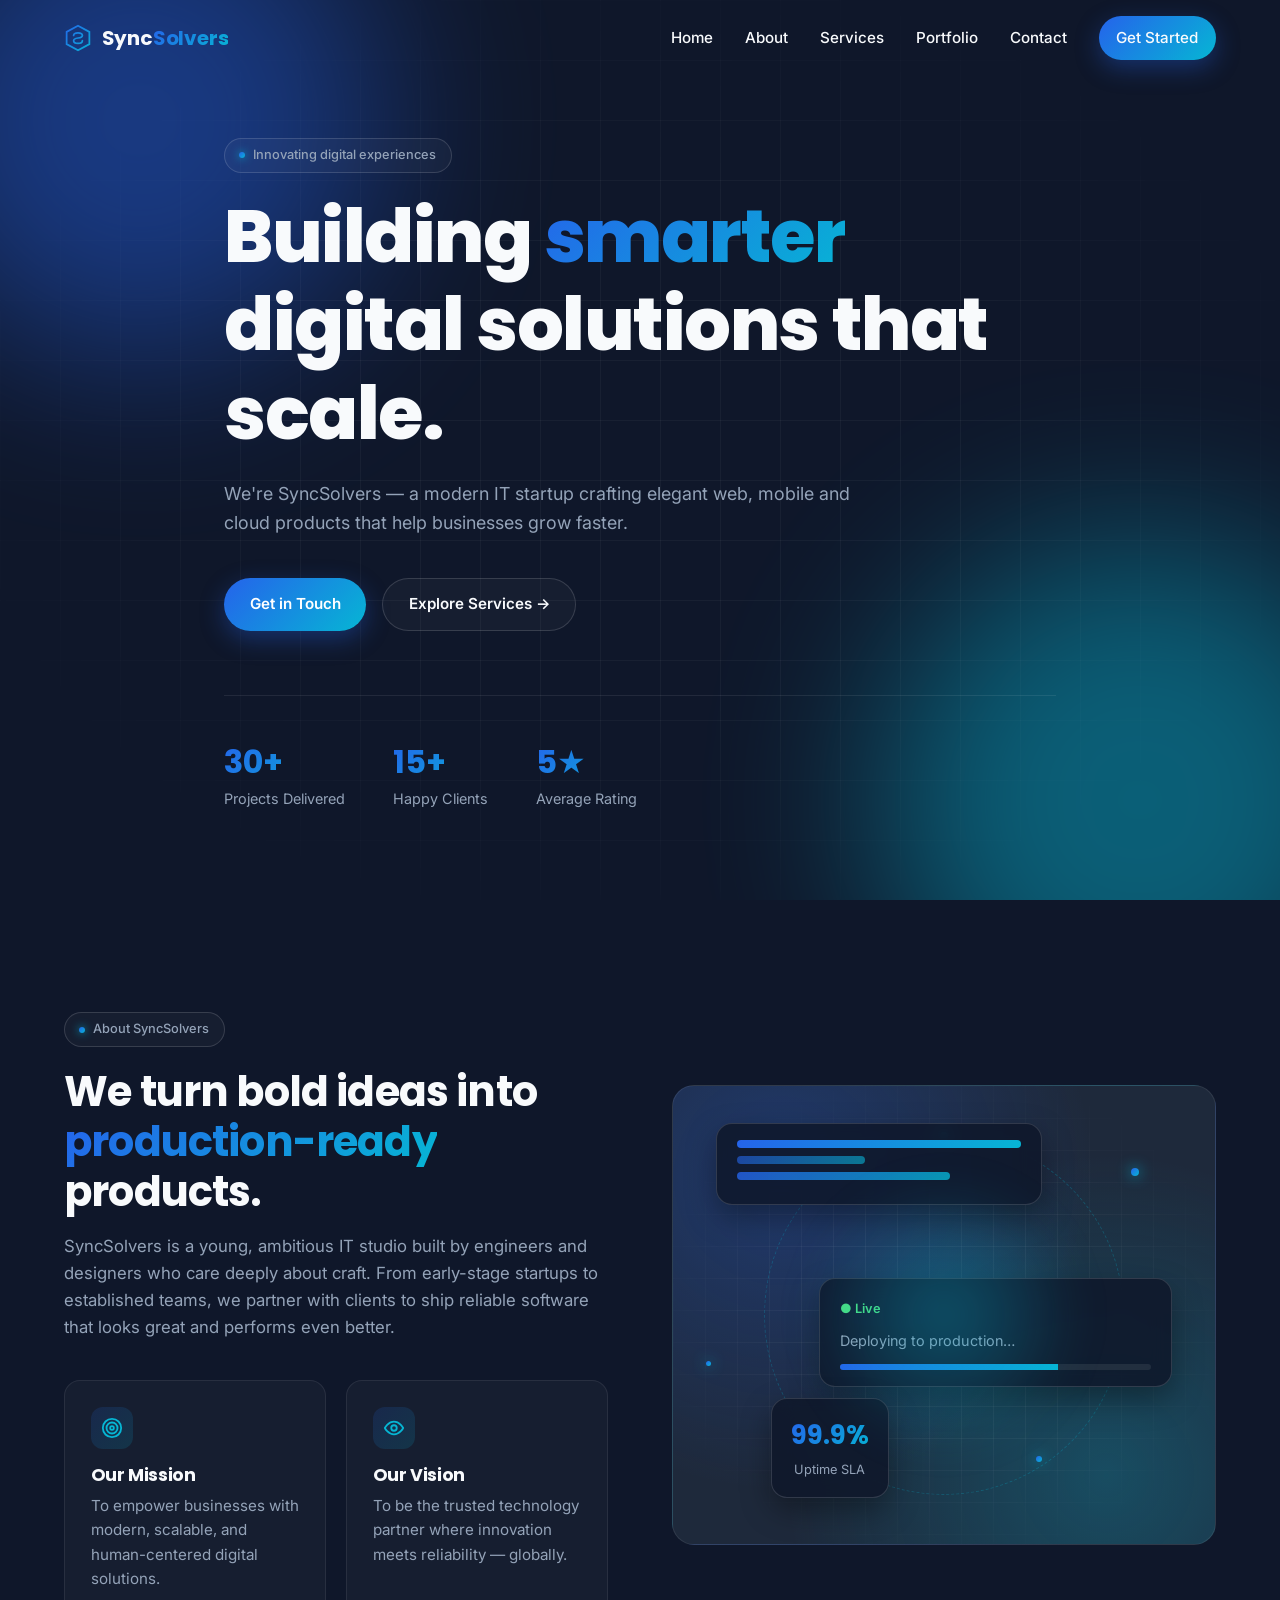
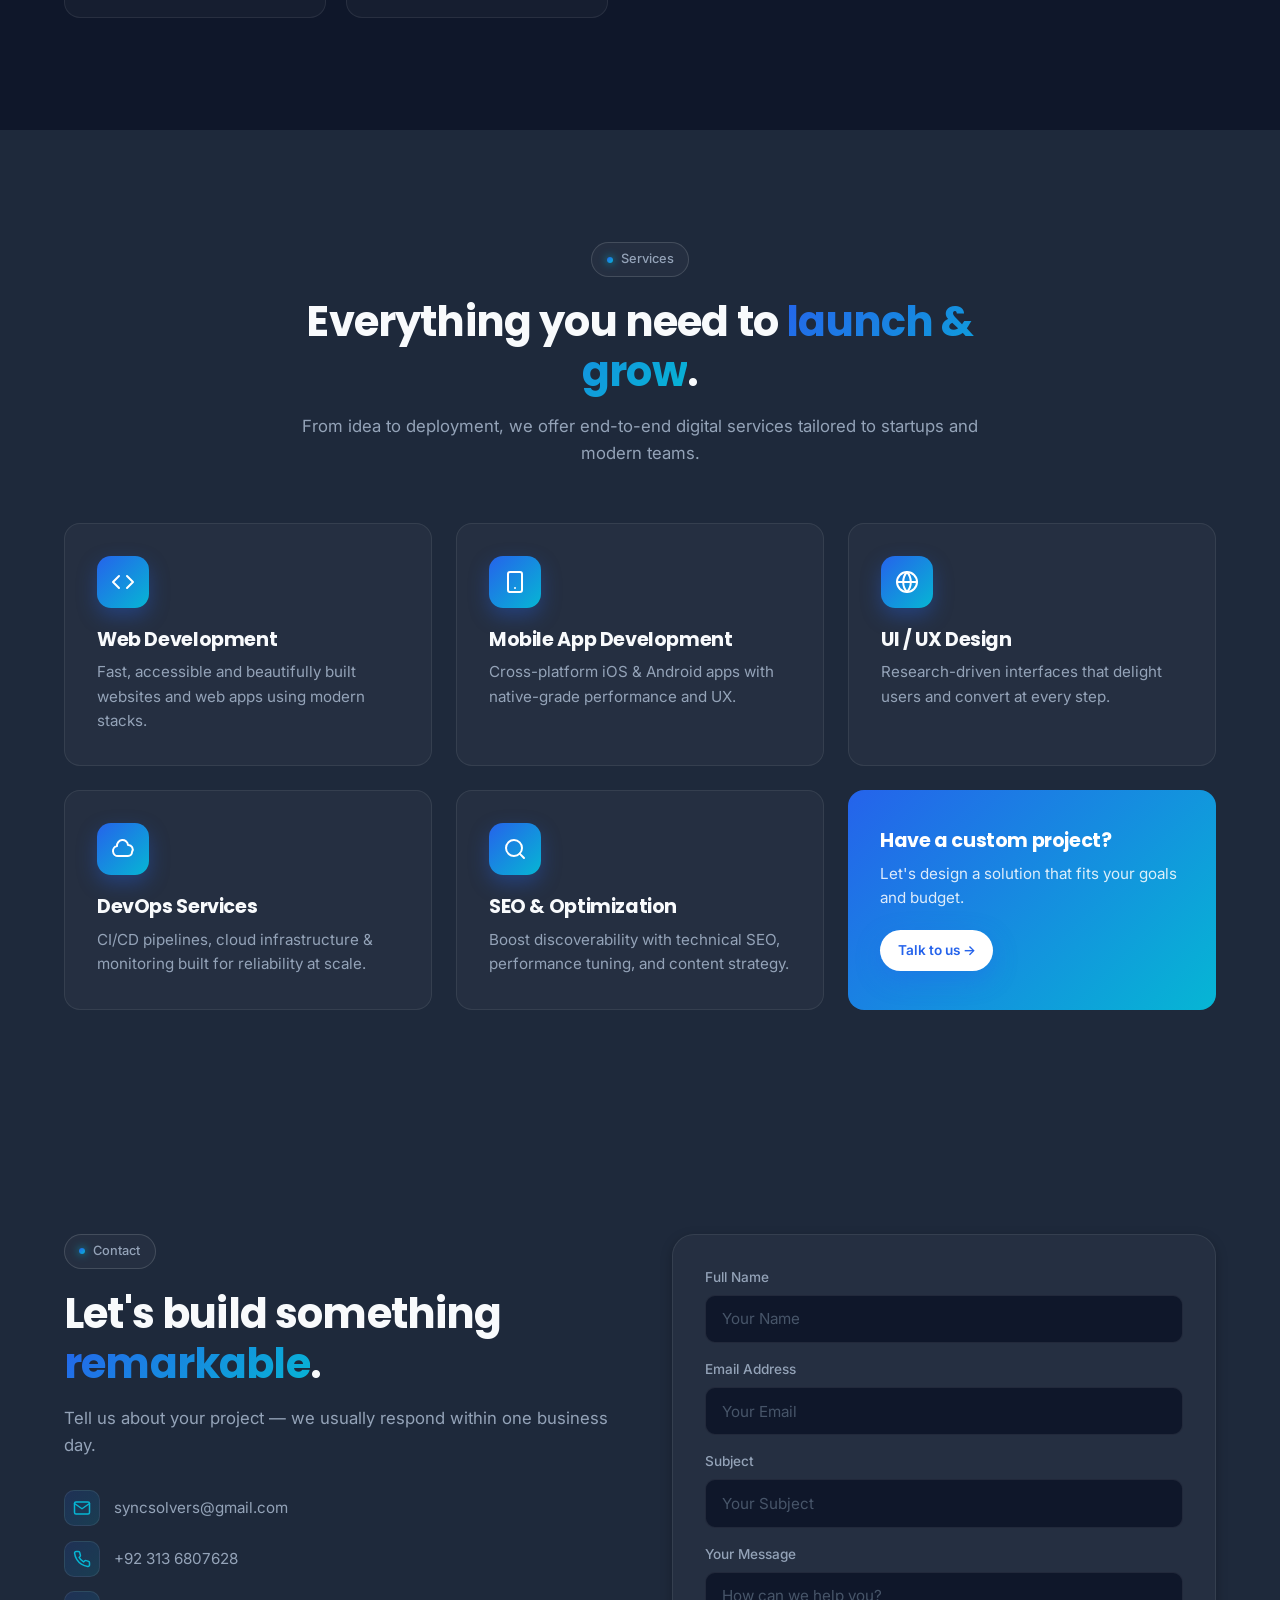
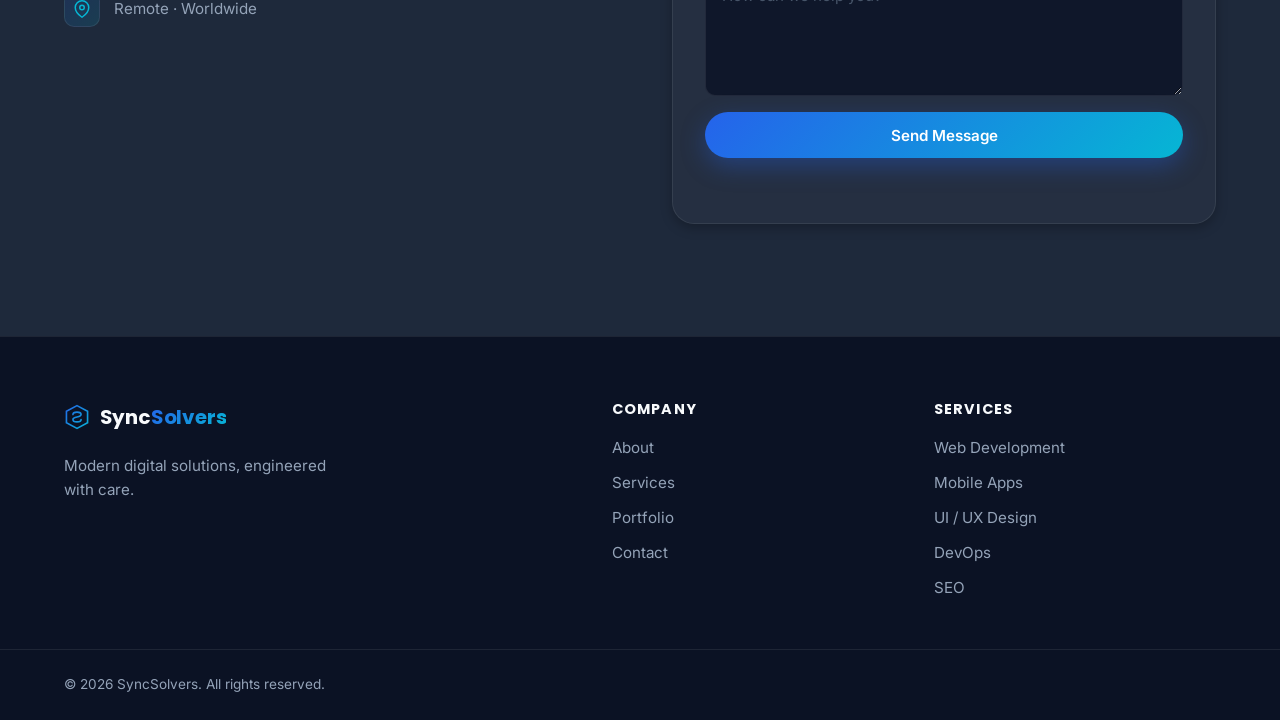
<file: index.html>
<!DOCTYPE html>
<html lang="en">
<head>
  <meta charset="UTF-8" />
  <meta name="viewport" content="width=device-width, initial-scale=1.0" />
  <meta name="description" content="SyncSolvers - A modern IT startup delivering web, mobile, UI/UX, DevOps and SEO solutions for forward-thinking businesses." />
  <meta name="keywords" content="SyncSolvers, IT company, web development, mobile apps, UI/UX, DevOps, SEO" />
  <meta name="author" content="SyncSolvers" />
  <meta name="theme-color" content="#0F172A" />

  <!-- Open Graph -->
  <meta property="og:title" content="SyncSolvers — Modern Digital Solutions" />
  <meta property="og:description" content="We design, build, and scale modern digital products for startups and businesses." />
  <meta property="og:type" content="website" />

  <title>SyncSolvers — Modern Digital Solutions</title>

  <!-- Favicon -->
  <link rel="icon" type="image/svg+xml" href="favicon.svg" />
  <link rel="mask-icon" href="favicon.svg" color="#06B6D4" />
  <link rel="apple-touch-icon" href="favicon.svg" />

  <!-- Fonts -->
  <link rel="preconnect" href="https://fonts.googleapis.com" />
  <link rel="preconnect" href="https://fonts.gstatic.com" crossorigin />
  <link href="https://fonts.googleapis.com/css2?family=Inter:wght@400;500;600&family=Poppins:wght@500;600;700;800&display=swap" rel="stylesheet" />

  <!-- Styles -->
  <link rel="stylesheet" href="styles.css" />
</head>
<body>
  <!-- ============ NAVBAR ============ -->
  <header class="navbar" id="navbar">
    <div class="container nav-inner">
      <a href="#home" class="logo" aria-label="SyncSolvers home">
        <span class="logo-mark" aria-hidden="true">
          <svg viewBox="0 0 32 32" width="28" height="28" fill="none">
            <defs>
              <linearGradient id="lg" x1="0" y1="0" x2="32" y2="32" gradientUnits="userSpaceOnUse">
                <stop offset="0" stop-color="#2563EB"/>
                <stop offset="1" stop-color="#06B6D4"/>
              </linearGradient>
            </defs>
            <path d="M16 2 L29 9 V23 L16 30 L3 23 V9 Z" stroke="url(#lg)" stroke-width="2"/>
            <path d="M11 13c0-2 2-3 5-3s5 1 5 3-2 2.5-5 3-5 1-5 3 2 3 5 3 5-1 5-3" stroke="url(#lg)" stroke-width="2" stroke-linecap="round"/>
          </svg>
        </span>
        <span class="logo-text">Sync<span class="grad-text">Solvers</span></span>
      </a>

      <nav class="nav-links" id="navLinks" aria-label="Primary">
        <a href="#home">Home</a>
        <a href="#about">About</a>
        <a href="#services">Services</a>
        <a href="portfolio.html">Portfolio</a>
        <a href="#contact">Contact</a>
        <a href="#contact" class="btn btn-primary btn-sm nav-cta">Get Started</a>
      </nav>

      <button class="hamburger" id="hamburger" aria-label="Toggle menu" aria-expanded="false">
        <span></span><span></span><span></span>
      </button>
    </div>
  </header>

  <main>
    <!-- ============ HERO ============ -->
    <section class="hero" id="home">
      <div class="hero-bg" aria-hidden="true">
        <div class="orb orb-1"></div>
        <div class="orb orb-2"></div>
        <div class="grid-overlay"></div>
      </div>

      <div class="container hero-inner">
        <span class="eyebrow reveal">
          <span class="dot"></span> Innovating digital experiences
        </span>
        <h1 class="hero-title reveal">
          Building <span class="grad-text">smarter</span> digital solutions that scale.
        </h1>
        <p class="hero-tagline reveal">
          We're SyncSolvers — a modern IT startup crafting elegant web, mobile and cloud products that help businesses grow faster.
        </p>
        <div class="hero-cta reveal">
          <a href="#contact" class="btn btn-primary">Get in Touch</a>
          <a href="#services" class="btn btn-ghost">Explore Services →</a>
        </div>

        <div class="hero-stats reveal" role="list">
          <div role="listitem"><strong>30+</strong><span>Projects Delivered</span></div>
          <div role="listitem"><strong>15+</strong><span>Happy Clients</span></div>
          <div role="listitem"><strong>5★</strong><span>Average Rating</span></div>
        </div>
      </div>
    </section>

    <!-- ============ ABOUT ============ -->
    <section class="section" id="about">
      <div class="container about-grid">
        <div class="reveal">
          <span class="eyebrow"><span class="dot"></span> About SyncSolvers</span>
          <h2 class="section-title">We turn bold ideas into <span class="grad-text">production-ready</span> products.</h2>
          <p class="section-text">
            SyncSolvers is a young, ambitious IT studio built by engineers and designers who care deeply about craft. From early-stage startups to established teams, we partner with clients to ship reliable software that looks great and performs even better.
          </p>

          <div class="mv-grid">
            <div class="mv-card">
              <div class="mv-icon" aria-hidden="true">
                <svg viewBox="0 0 24 24" width="22" height="22" fill="none" stroke="currentColor" stroke-width="2" stroke-linecap="round" stroke-linejoin="round"><circle cx="12" cy="12" r="10"/><circle cx="12" cy="12" r="6"/><circle cx="12" cy="12" r="2"/></svg>
              </div>
              <h3>Our Mission</h3>
              <p>To empower businesses with modern, scalable, and human-centered digital solutions.</p>
            </div>
            <div class="mv-card">
              <div class="mv-icon" aria-hidden="true">
                <svg viewBox="0 0 24 24" width="22" height="22" fill="none" stroke="currentColor" stroke-width="2" stroke-linecap="round" stroke-linejoin="round"><path d="M2 12s3.5-7 10-7 10 7 10 7-3.5 7-10 7S2 12 2 12z"/><circle cx="12" cy="12" r="3"/></svg>
              </div>
              <h3>Our Vision</h3>
              <p>To be the trusted technology partner where innovation meets reliability — globally.</p>
            </div>
          </div>
        </div>

        <div class="about-visual reveal" aria-hidden="true">
          <span class="ring"></span>
          <span class="deco deco-1"></span>
          <span class="deco deco-2"></span>
          <span class="deco deco-3"></span>
          <div class="float-card card-a">
            <div class="bar"></div><div class="bar short"></div><div class="bar mid"></div>
          </div>
          <div class="float-card card-b">
            <span class="status">● Live</span>
            <p>Deploying to production…</p>
            <div class="progress"><span></span></div>
          </div>
          <div class="float-card card-c">
            <strong>99.9%</strong>
            <span>Uptime SLA</span>
          </div>
        </div>
      </div>
    </section>

    <!-- ============ SERVICES ============ -->
    <section class="section section-alt" id="services">
      <div class="container">
        <div class="section-head reveal">
          <span class="eyebrow"><span class="dot"></span> Services</span>
          <h2 class="section-title">Everything you need to <span class="grad-text">launch & grow</span>.</h2>
          <p class="section-text">From idea to deployment, we offer end-to-end digital services tailored to startups and modern teams.</p>
        </div>

        <div class="services-grid">
          <article class="service-card reveal">
            <div class="service-icon">
              <svg viewBox="0 0 24 24" width="24" height="24" fill="none" stroke="currentColor" stroke-width="2" stroke-linecap="round" stroke-linejoin="round"><polyline points="16 18 22 12 16 6"/><polyline points="8 6 2 12 8 18"/></svg>
            </div>
            <h3>Web Development</h3>
            <p>Fast, accessible and beautifully built websites and web apps using modern stacks.</p>
          </article>

          <article class="service-card reveal">
            <div class="service-icon">
              <svg viewBox="0 0 24 24" width="24" height="24" fill="none" stroke="currentColor" stroke-width="2" stroke-linecap="round" stroke-linejoin="round"><rect x="5" y="2" width="14" height="20" rx="2"/><line x1="12" y1="18" x2="12" y2="18"/></svg>
            </div>
            <h3>Mobile App Development</h3>
            <p>Cross-platform iOS & Android apps with native-grade performance and UX.</p>
          </article>

          <article class="service-card reveal">
            <div class="service-icon">
              <svg viewBox="0 0 24 24" width="24" height="24" fill="none" stroke="currentColor" stroke-width="2" stroke-linecap="round" stroke-linejoin="round"><circle cx="12" cy="12" r="10"/><path d="M2 12h20M12 2a15 15 0 010 20M12 2a15 15 0 000 20"/></svg>
            </div>
            <h3>UI / UX Design</h3>
            <p>Research-driven interfaces that delight users and convert at every step.</p>
          </article>

          <article class="service-card reveal">
            <div class="service-icon">
              <svg viewBox="0 0 24 24" width="24" height="24" fill="none" stroke="currentColor" stroke-width="2" stroke-linecap="round" stroke-linejoin="round"><path d="M21 15a4 4 0 01-4 4H7a5 5 0 01-1-9.9A5.5 5.5 0 0117 8a4.5 4.5 0 014 7z"/></svg>
            </div>
            <h3>DevOps Services</h3>
            <p>CI/CD pipelines, cloud infrastructure & monitoring built for reliability at scale.</p>
          </article>

          <article class="service-card reveal">
            <div class="service-icon">
              <svg viewBox="0 0 24 24" width="24" height="24" fill="none" stroke="currentColor" stroke-width="2" stroke-linecap="round" stroke-linejoin="round"><circle cx="11" cy="11" r="8"/><line x1="21" y1="21" x2="16.65" y2="16.65"/></svg>
            </div>
            <h3>SEO & Optimization</h3>
            <p>Boost discoverability with technical SEO, performance tuning, and content strategy.</p>
          </article>

          <article class="service-card service-card-cta reveal">
            <h3>Have a custom project?</h3>
            <p>Let's design a solution that fits your goals and budget.</p>
            <a href="#contact" class="btn btn-primary btn-sm">Talk to us →</a>
          </article>
        </div>
      </div>
    </section>

    <!-- ============ CONTACT ============ -->
    <section class="section section-alt" id="contact">
      <div class="container contact-grid">
        <div class="reveal">
          <span class="eyebrow"><span class="dot"></span> Contact</span>
          <h2 class="section-title">Let's build something <span class="grad-text">remarkable</span>.</h2>
          <p class="section-text">Tell us about your project — we usually respond within one business day.</p>

          <ul class="contact-info">
            <li>
              <span class="ci-icon"><svg viewBox="0 0 24 24" width="18" height="18" fill="none" stroke="currentColor" stroke-width="2" stroke-linecap="round" stroke-linejoin="round"><path d="M4 4h16c1 0 2 1 2 2v12c0 1-1 2-2 2H4c-1 0-2-1-2-2V6c0-1 1-2 2-2z"/><polyline points="22,6 12,13 2,6"/></svg></span>
              <a href="mailto:syncsolvers@gmail.com">syncsolvers@gmail.com</a>
            </li>
            <li>
              <span class="ci-icon"><svg viewBox="0 0 24 24" width="18" height="18" fill="none" stroke="currentColor" stroke-width="2" stroke-linecap="round" stroke-linejoin="round"><path d="M22 16.92v3a2 2 0 01-2.18 2 19.79 19.79 0 01-8.63-3.07 19.5 19.5 0 01-6-6 19.79 19.79 0 01-3.07-8.67A2 2 0 014.11 2h3a2 2 0 012 1.72c.13.96.37 1.9.7 2.81a2 2 0 01-.45 2.11L8.09 9.91a16 16 0 006 6l1.27-1.27a2 2 0 012.11-.45c.91.33 1.85.57 2.81.7A2 2 0 0122 16.92z"/></svg></span>
              <span>+92 313 6807628</span>
            </li>
            <li>
              <span class="ci-icon"><svg viewBox="0 0 24 24" width="18" height="18" fill="none" stroke="currentColor" stroke-width="2" stroke-linecap="round" stroke-linejoin="round"><path d="M21 10c0 7-9 13-9 13S3 17 3 10a9 9 0 0118 0z"/><circle cx="12" cy="10" r="3"/></svg></span>
              <span>Remote · Worldwide</span>
            </li>
          </ul>

        </div>

        <form class="contact-form reveal" id="contactForm" novalidate>
          <div class="field">
            <label for="name">Full Name</label>
            <input type="text" id="name" name="name" placeholder="Your Name" required />
          </div>
          <div class="field">
            <label for="email">Email Address</label>
            <input type="email" id="email" name="email" placeholder="Your Email" required />
          </div>
          <div class="field">
            <label for="subject">Subject</label>
            <input type="text" id="subject" name="subject" placeholder="Your Subject" />
          </div>
          <div class="field">
            <label for="message">Your Message</label>
            <textarea id="message" name="message" rows="5" placeholder="How can we help you?" required></textarea>
          </div>
          <button type="submit" class="btn btn-primary btn-block">Send Message</button>
          <p class="form-status" id="formStatus" role="status" aria-live="polite"></p>
        </form>
      </div>
    </section>
  </main>

  <!-- ============ FOOTER ============ -->
  <footer class="footer">
    <div class="container footer-grid">
      <div>
        <a href="#home" class="logo">
          <span class="logo-mark" aria-hidden="true">
            <svg viewBox="0 0 32 32" width="26" height="26" fill="none">
              <defs>
                <linearGradient id="lg-footer" x1="0" y1="0" x2="32" y2="32" gradientUnits="userSpaceOnUse">
                  <stop offset="0" stop-color="#2563EB"/>
                  <stop offset="1" stop-color="#06B6D4"/>
                </linearGradient>
              </defs>
              <path d="M16 2 L29 9 V23 L16 30 L3 23 V9 Z" stroke="url(#lg-footer)" stroke-width="2"/>
              <path d="M11 13c0-2 2-3 5-3s5 1 5 3-2 2.5-5 3-5 1-5 3 2 3 5 3 5-1 5-3" stroke="url(#lg-footer)" stroke-width="2" stroke-linecap="round"/>
            </svg>
          </span>
          <span class="logo-text">Sync<span class="grad-text">Solvers</span></span>
        </a>
        <p class="footer-tag">Modern digital solutions, engineered with care.</p>
      </div>

      <div>
        <h4>Company</h4>
        <ul>
          <li><a href="#about">About</a></li>
          <li><a href="#services">Services</a></li>
          <li><a href="portfolio.html">Portfolio</a></li>
          <li><a href="#contact">Contact</a></li>
        </ul>
      </div>

      <div>
        <h4>Services</h4>
        <ul>
          <li><a href="#services">Web Development</a></li>
          <li><a href="#services">Mobile Apps</a></li>
          <li><a href="#services">UI / UX Design</a></li>
          <li><a href="#services">DevOps</a></li>
          <li><a href="#services">SEO</a></li>
        </ul>
      </div>

    </div>

    <div class="footer-bottom">
      <div class="container">
        <p>© <span id="year"></span> SyncSolvers. All rights reserved.</p>
      </div>
    </div>
  </footer>

  <a href="#home" class="to-top" id="toTop" aria-label="Back to top">↑</a>

  <script src="script.js" defer></script>
</body>
</html>
</file>
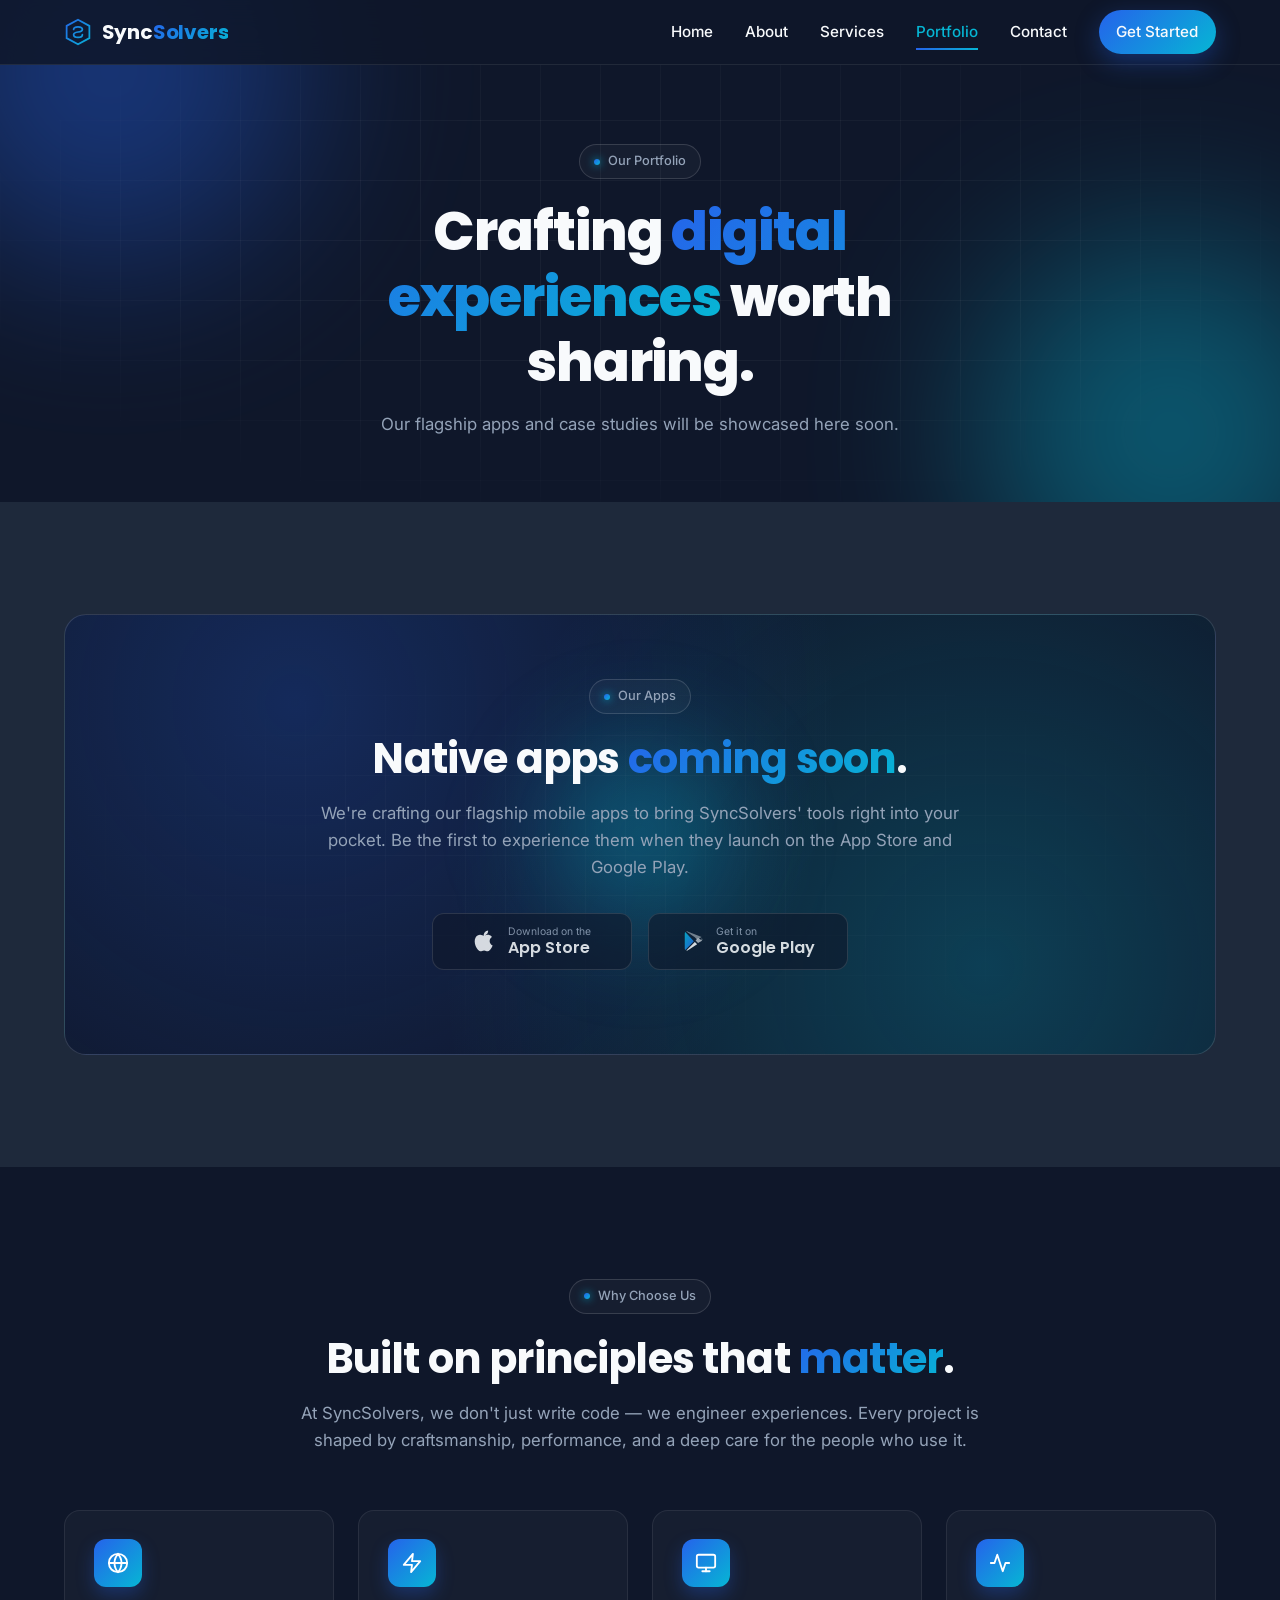
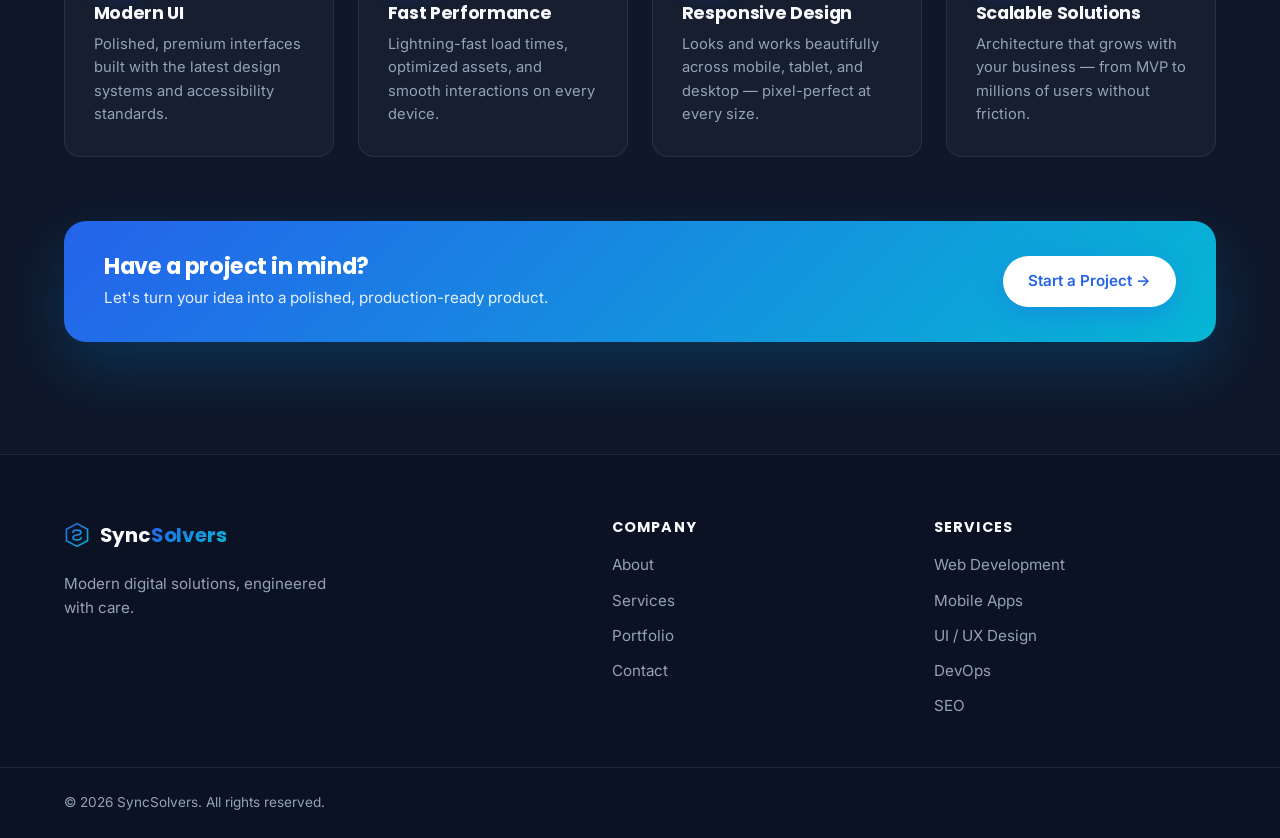
<file: portfolio.html>
<!DOCTYPE html>
<html lang="en">
<head>
  <meta charset="UTF-8" />
  <meta name="viewport" content="width=device-width, initial-scale=1.0" />
  <meta name="description" content="SyncSolvers Portfolio - Explore our web apps, mobile apps, and UI/UX projects." />
  <meta name="theme-color" content="#0F172A" />

  <title>Portfolio — SyncSolvers</title>

  <!-- Favicon -->
  <link rel="icon" type="image/svg+xml" href="favicon.svg" />
  <link rel="apple-touch-icon" href="favicon.svg" />

  <!-- Fonts -->
  <link rel="preconnect" href="https://fonts.googleapis.com" />
  <link rel="preconnect" href="https://fonts.gstatic.com" crossorigin />
  <link href="https://fonts.googleapis.com/css2?family=Inter:wght@400;500;600&family=Poppins:wght@500;600;700;800&display=swap" rel="stylesheet" />

  <!-- Styles -->
  <link rel="stylesheet" href="styles.css" />
</head>
<body>
  <!-- ============ NAVBAR ============ -->
  <header class="navbar scrolled" id="navbar">
    <div class="container nav-inner">
      <a href="index.html" class="logo" aria-label="SyncSolvers home">
        <span class="logo-mark" aria-hidden="true">
          <svg viewBox="0 0 32 32" width="28" height="28" fill="none">
            <defs>
              <linearGradient id="lg" x1="0" y1="0" x2="32" y2="32" gradientUnits="userSpaceOnUse">
                <stop offset="0" stop-color="#2563EB"/>
                <stop offset="1" stop-color="#06B6D4"/>
              </linearGradient>
            </defs>
            <path d="M16 2 L29 9 V23 L16 30 L3 23 V9 Z" stroke="url(#lg)" stroke-width="2"/>
            <path d="M11 13c0-2 2-3 5-3s5 1 5 3-2 2.5-5 3-5 1-5 3 2 3 5 3 5-1 5-3" stroke="url(#lg)" stroke-width="2" stroke-linecap="round"/>
          </svg>
        </span>
        <span class="logo-text">Sync<span class="grad-text">Solvers</span></span>
      </a>

      <nav class="nav-links" id="navLinks" aria-label="Primary">
        <a href="index.html">Home</a>
        <a href="index.html#about">About</a>
        <a href="index.html#services">Services</a>
        <a href="portfolio.html" class="active">Portfolio</a>
        <a href="index.html#contact">Contact</a>
        <a href="index.html#contact" class="btn btn-primary btn-sm nav-cta">Get Started</a>
      </nav>

      <button class="hamburger" id="hamburger" aria-label="Toggle menu" aria-expanded="false">
        <span></span><span></span><span></span>
      </button>
    </div>
  </header>

  <main>
    <!-- ============ PAGE HEADER ============ -->
    <section class="page-hero">
      <div class="page-hero-bg" aria-hidden="true">
        <div class="orb orb-1"></div>
        <div class="orb orb-2"></div>
        <div class="grid-overlay"></div>
      </div>
      <div class="container page-hero-inner">
        <span class="eyebrow"><span class="dot"></span> Our Portfolio</span>
        <h1 class="page-title">Crafting <span class="grad-text">digital experiences</span> worth sharing.</h1>
        <p class="page-subtitle">Our flagship apps and case studies will be showcased here soon.</p>
      </div>
    </section>

    <!-- Portfolio project showcase removed — coming soon -->


    <!-- ============ OUR APPS / COMING SOON ============ -->
    <section class="section section-alt">
      <div class="container">
        <div class="coming-soon">
          <div class="coming-soon-bg" aria-hidden="true">
            <div class="cs-orb"></div>
            <div class="cs-grid"></div>
          </div>
          <div class="coming-soon-inner">
            <span class="eyebrow"><span class="dot"></span> Our Apps</span>
            <h2 class="section-title">Native apps <span class="grad-text">coming soon</span>.</h2>
            <p class="section-text">
              We're crafting our flagship mobile apps to bring SyncSolvers' tools right into your pocket.
              Be the first to experience them when they launch on the App Store and Google Play.
            </p>

            <div class="store-buttons">
              <button class="store-btn" disabled aria-label="App Store — coming soon">
                <svg viewBox="0 0 24 24" width="22" height="22" fill="currentColor"><path d="M17.05 12.04c-.03-3.02 2.47-4.47 2.58-4.54-1.41-2.06-3.6-2.34-4.38-2.37-1.86-.19-3.63 1.1-4.58 1.1-.95 0-2.4-1.07-3.95-1.04-2.03.03-3.91 1.18-4.95 3-2.11 3.66-.54 9.07 1.51 12.04 1 1.45 2.2 3.08 3.78 3.02 1.52-.06 2.09-.98 3.93-.98 1.83 0 2.36.98 3.96.95 1.64-.03 2.67-1.48 3.67-2.94 1.16-1.69 1.64-3.33 1.66-3.41-.04-.02-3.18-1.22-3.21-4.83zM14.13 4.4c.83-1.01 1.39-2.41 1.24-3.81-1.2.05-2.65.8-3.51 1.81-.77.89-1.45 2.32-1.27 3.69 1.34.1 2.71-.68 3.54-1.69z"/></svg>
                <span>
                  <small>Download on the</small>
                  <strong>App Store</strong>
                </span>
              </button>

              <button class="store-btn" disabled aria-label="Google Play — coming soon">
                <svg viewBox="0 0 24 24" width="22" height="22"><defs><linearGradient id="gp1" x1="0" y1="0" x2="1" y2="1"><stop offset="0" stop-color="#06B6D4"/><stop offset="1" stop-color="#2563EB"/></linearGradient></defs><path fill="url(#gp1)" d="M3.6 2.3c-.4.4-.6 1-.6 1.7v16c0 .7.2 1.3.6 1.7l9.3-9.4-9.3-10z"/><path fill="currentColor" d="M16.5 15.5l-2.5-2.5L4.7 22.4c.4.2.9.2 1.4 0l10.4-6.9z"/><path fill="currentColor" opacity=".7" d="M21.4 11.1L17.5 8.8l-2.7 2.7 2.7 2.7 3.9-2.3c1-.6 1-2.2 0-2.8z"/><path fill="currentColor" opacity=".5" d="M6.1 1.6c-.5-.2-1-.2-1.4 0L14 8 16.5 10.5 21.4 7.7 6.1 1.6z"/></svg>
                <span>
                  <small>Get it on</small>
                  <strong>Google Play</strong>
                </span>
              </button>
            </div>

          </div>
        </div>
      </div>
    </section>

    <!-- ============ WHY CHOOSE US ============ -->
    <section class="section">
      <div class="container">
        <div class="section-head">
          <span class="eyebrow"><span class="dot"></span> Why Choose Us</span>
          <h2 class="section-title">Built on principles that <span class="grad-text">matter</span>.</h2>
          <p class="section-text">At SyncSolvers, we don't just write code — we engineer experiences. Every project is shaped by craftsmanship, performance, and a deep care for the people who use it.</p>
        </div>

        <div class="why-grid">
          <article class="why-card">
            <div class="why-icon">
              <svg viewBox="0 0 24 24" width="22" height="22" fill="none" stroke="currentColor" stroke-width="2" stroke-linecap="round" stroke-linejoin="round"><circle cx="12" cy="12" r="10"/><path d="M2 12h20M12 2a15 15 0 010 20M12 2a15 15 0 000 20"/></svg>
            </div>
            <h3>Modern UI</h3>
            <p>Polished, premium interfaces built with the latest design systems and accessibility standards.</p>
          </article>

          <article class="why-card">
            <div class="why-icon">
              <svg viewBox="0 0 24 24" width="22" height="22" fill="none" stroke="currentColor" stroke-width="2" stroke-linecap="round" stroke-linejoin="round"><polygon points="13 2 3 14 12 14 11 22 21 10 12 10 13 2"/></svg>
            </div>
            <h3>Fast Performance</h3>
            <p>Lightning-fast load times, optimized assets, and smooth interactions on every device.</p>
          </article>

          <article class="why-card">
            <div class="why-icon">
              <svg viewBox="0 0 24 24" width="22" height="22" fill="none" stroke="currentColor" stroke-width="2" stroke-linecap="round" stroke-linejoin="round"><rect x="2" y="3" width="20" height="14" rx="2"/><line x1="8" y1="21" x2="16" y2="21"/><line x1="12" y1="17" x2="12" y2="21"/></svg>
            </div>
            <h3>Responsive Design</h3>
            <p>Looks and works beautifully across mobile, tablet, and desktop — pixel-perfect at every size.</p>
          </article>

          <article class="why-card">
            <div class="why-icon">
              <svg viewBox="0 0 24 24" width="22" height="22" fill="none" stroke="currentColor" stroke-width="2" stroke-linecap="round" stroke-linejoin="round"><path d="M22 12h-4l-3 9L9 3l-3 9H2"/></svg>
            </div>
            <h3>Scalable Solutions</h3>
            <p>Architecture that grows with your business — from MVP to millions of users without friction.</p>
          </article>
        </div>

        <div class="cta-banner">
          <div>
            <h3>Have a project in mind?</h3>
            <p>Let's turn your idea into a polished, production-ready product.</p>
          </div>
          <a href="index.html#contact" class="btn btn-primary">Start a Project →</a>
        </div>
      </div>
    </section>
  </main>

  <!-- ============ FOOTER ============ -->
  <footer class="footer">
    <div class="container footer-grid">
      <div>
        <a href="index.html" class="logo">
          <span class="logo-mark" aria-hidden="true">
            <svg viewBox="0 0 32 32" width="26" height="26" fill="none">
              <defs>
                <linearGradient id="lg-footer" x1="0" y1="0" x2="32" y2="32" gradientUnits="userSpaceOnUse">
                  <stop offset="0" stop-color="#2563EB"/>
                  <stop offset="1" stop-color="#06B6D4"/>
                </linearGradient>
              </defs>
              <path d="M16 2 L29 9 V23 L16 30 L3 23 V9 Z" stroke="url(#lg-footer)" stroke-width="2"/>
              <path d="M11 13c0-2 2-3 5-3s5 1 5 3-2 2.5-5 3-5 1-5 3 2 3 5 3 5-1 5-3" stroke="url(#lg-footer)" stroke-width="2" stroke-linecap="round"/>
            </svg>
          </span>
          <span class="logo-text">Sync<span class="grad-text">Solvers</span></span>
        </a>
        <p class="footer-tag">Modern digital solutions, engineered with care.</p>
      </div>

      <div>
        <h4>Company</h4>
        <ul>
          <li><a href="index.html#about">About</a></li>
          <li><a href="index.html#services">Services</a></li>
          <li><a href="portfolio.html">Portfolio</a></li>
          <li><a href="index.html#contact">Contact</a></li>
        </ul>
      </div>

      <div>
        <h4>Services</h4>
        <ul>
          <li><a href="index.html#services">Web Development</a></li>
          <li><a href="index.html#services">Mobile Apps</a></li>
          <li><a href="index.html#services">UI / UX Design</a></li>
          <li><a href="index.html#services">DevOps</a></li>
          <li><a href="index.html#services">SEO</a></li>
        </ul>
      </div>
    </div>

    <div class="footer-bottom">
      <div class="container">
        <p>© <span id="year"></span> SyncSolvers. All rights reserved.</p>
      </div>
    </div>
  </footer>

  <a href="#" class="to-top" id="toTop" aria-label="Back to top">↑</a>

  <script src="script.js" defer></script>
</body>
</html>
</file>
<file: styles.css>
/* =========================================================
   SyncSolvers — Stylesheet
   Modern dark futuristic SaaS-inspired theme
   ========================================================= */

/* ---------- CSS Variables (Design Tokens) ---------- */
:root {
  --color-primary: #2563EB;
  --color-accent: #06B6D4;
  --bg-dark: #0F172A;
  --bg-secondary: #1E293B;
  --text-light: #F8FAFC;
  --text-muted: #94A3B8;

  --gradient: linear-gradient(135deg, #2563EB, #06B6D4);
  --gradient-soft: linear-gradient(135deg, rgba(37,99,235,.15), rgba(6,182,212,.15));

  --border: rgba(255, 255, 255, 0.08);
  --border-strong: rgba(255, 255, 255, 0.14);
  --card: rgba(255, 255, 255, 0.03);
  --card-hover: rgba(255, 255, 255, 0.05);

  --shadow-sm: 0 4px 12px rgba(0, 0, 0, 0.25);
  --shadow-md: 0 12px 30px rgba(0, 0, 0, 0.35);
  --shadow-lg: 0 25px 60px rgba(2, 132, 199, 0.25);

  --radius-sm: 10px;
  --radius-md: 16px;
  --radius-lg: 22px;

  --font-heading: 'Poppins', system-ui, -apple-system, sans-serif;
  --font-body: 'Inter', system-ui, -apple-system, sans-serif;

  --container: 1200px;
  --transition: 0.3s cubic-bezier(.4, 0, .2, 1);
}

/* ---------- Reset / Base ---------- */
*,
*::before,
*::after { box-sizing: border-box; margin: 0; padding: 0; }

html { scroll-behavior: smooth; -webkit-text-size-adjust: 100%; }

body {
  font-family: var(--font-body);
  background: var(--bg-dark);
  color: var(--text-light);
  line-height: 1.6;
  font-size: 16px;
  overflow-x: hidden;
  -webkit-font-smoothing: antialiased;
  -moz-osx-font-smoothing: grayscale;
  opacity: 0;
  transition: opacity 0.4s ease-out;
}
body.is-ready { opacity: 1; }

img { max-width: 100%; display: block; }
a { color: inherit; text-decoration: none; transition: color var(--transition); }
button { font-family: inherit; cursor: pointer; border: none; background: none; color: inherit; }
ul { list-style: none; }

h1, h2, h3, h4 {
  font-family: var(--font-heading);
  font-weight: 700;
  line-height: 1.2;
  letter-spacing: -0.02em;
}

::selection { background: var(--color-primary); color: #fff; }

/* ---------- Utility ---------- */
.container { max-width: var(--container); margin: 0 auto; padding: 0 1.5rem; }

.grad-text {
  background: var(--gradient);
  -webkit-background-clip: text;
  background-clip: text;
  -webkit-text-fill-color: transparent;
  color: transparent;
}

.eyebrow {
  display: inline-flex;
  align-items: center;
  gap: 0.5rem;
  padding: 0.4rem 0.9rem;
  border: 1px solid var(--border-strong);
  border-radius: 999px;
  font-size: 0.8rem;
  font-weight: 500;
  color: var(--text-muted);
  background: var(--card);
  margin-bottom: 1.25rem;
}
.eyebrow .dot {
  width: 6px; height: 6px; border-radius: 50%;
  background: var(--gradient);
  box-shadow: 0 0 8px var(--color-accent);
}

/* ---------- Buttons ---------- */
.btn {
  display: inline-flex;
  align-items: center;
  justify-content: center;
  gap: 0.5rem;
  padding: 0.85rem 1.6rem;
  border-radius: 999px;
  font-weight: 600;
  font-size: 0.95rem;
  font-family: var(--font-body);
  transition: transform var(--transition), box-shadow var(--transition), background var(--transition), border-color var(--transition);
  white-space: nowrap;
}
.btn-sm { padding: 0.6rem 1.1rem; font-size: 0.85rem; }
.btn-block { width: 100%; }

.btn-primary {
  background: var(--gradient);
  color: #fff;
  box-shadow: 0 8px 24px rgba(37, 99, 235, 0.35);
}
.btn-primary:hover { transform: translateY(-2px); box-shadow: var(--shadow-lg); }

.btn-ghost {
  border: 1px solid var(--border-strong);
  color: var(--text-light);
  background: var(--card);
}
.btn-ghost:hover {
  border-color: var(--color-accent);
  color: var(--color-accent);
  transform: translateY(-2px);
}

/* ---------- Navbar ---------- */
.navbar {
  position: fixed;
  top: 0; left: 0; right: 0;
  z-index: 100;
  padding: 1rem 0;
  transition: all var(--transition);
  backdrop-filter: blur(0);
}
.navbar.scrolled {
  background: rgba(15, 23, 42, 0.85);
  backdrop-filter: blur(14px);
  border-bottom: 1px solid var(--border);
  padding: 0.65rem 0;
}
.nav-inner {
  display: flex;
  align-items: center;
  justify-content: space-between;
  gap: 1rem;
}
.logo { display: inline-flex; align-items: center; gap: 0.6rem; font-weight: 700; }
.logo-text { font-family: var(--font-heading); font-size: 1.25rem; letter-spacing: -0.01em; }
.logo-mark { display: inline-flex; }

.nav-links { display: flex; align-items: center; gap: 2rem; }
.nav-links a {
  font-size: 0.95rem;
  color: var(--text-light);
  font-weight: 500;
  position: relative;
}
.nav-links a:not(.btn):hover { color: var(--color-accent); }
.nav-links a:not(.btn)::after {
  content: '';
  position: absolute;
  left: 0; bottom: -6px;
  width: 0; height: 2px;
  background: var(--gradient);
  transition: width var(--transition);
}
.nav-links a:not(.btn):hover::after { width: 100%; }

.hamburger {
  display: none;
  width: 38px; height: 38px;
  flex-direction: column;
  justify-content: center;
  align-items: center;
  gap: 5px;
}
.hamburger span {
  width: 22px; height: 2px;
  background: var(--text-light);
  border-radius: 2px;
  transition: all var(--transition);
}
.hamburger.active span:nth-child(1) { transform: translateY(7px) rotate(45deg); }
.hamburger.active span:nth-child(2) { opacity: 0; }
.hamburger.active span:nth-child(3) { transform: translateY(-7px) rotate(-45deg); }

/* ---------- Sections ---------- */
.section { padding: 7rem 0; position: relative; }
.section-alt { background: var(--bg-secondary); }
.section-head { text-align: center; max-width: 720px; margin: 0 auto 3.5rem; }
.section-title { font-size: clamp(1.9rem, 3.5vw, 2.6rem); margin-bottom: 1rem; }
.section-text { color: var(--text-muted); font-size: 1.05rem; }

/* ---------- Hero ---------- */
.hero {
  position: relative;
  min-height: 100vh;
  display: flex;
  align-items: center;
  padding: 8rem 0 5rem;
  overflow: hidden;
}
.hero-bg { position: absolute; inset: 0; pointer-events: none; }
.orb {
  position: absolute;
  border-radius: 50%;
  filter: blur(90px);
  opacity: 0.45;
  animation: float 12s ease-in-out infinite;
}
.orb-1 {
  width: 480px; height: 480px;
  background: var(--color-primary);
  top: -120px; left: -100px;
}
.orb-2 {
  width: 520px; height: 520px;
  background: var(--color-accent);
  bottom: -160px; right: -120px;
  animation-delay: -6s;
}
.grid-overlay {
  position: absolute;
  inset: 0;
  background-image:
    linear-gradient(rgba(255,255,255,0.04) 1px, transparent 1px),
    linear-gradient(90deg, rgba(255,255,255,0.04) 1px, transparent 1px);
  background-size: 60px 60px;
  mask-image: radial-gradient(ellipse at center, black 40%, transparent 80%);
  -webkit-mask-image: radial-gradient(ellipse at center, black 40%, transparent 80%);
}
@keyframes float {
  0%, 100% { transform: translate(0, 0) scale(1); }
  50% { transform: translate(30px, -30px) scale(1.05); }
}

.hero-inner { position: relative; max-width: 880px; }
.hero-title {
  font-size: clamp(2.4rem, 6vw, 4.6rem);
  font-weight: 800;
  margin-bottom: 1.4rem;
}
.hero-tagline {
  font-size: clamp(1rem, 1.4vw, 1.2rem);
  color: var(--text-muted);
  max-width: 640px;
  margin-bottom: 2.5rem;
}
.hero-cta { display: flex; gap: 1rem; flex-wrap: wrap; margin-bottom: 4rem; }

.hero-stats {
  display: flex;
  gap: 3rem;
  flex-wrap: wrap;
  padding-top: 2.5rem;
  border-top: 1px solid var(--border);
}
.hero-stats > div { display: flex; flex-direction: column; }
.hero-stats strong {
  font-family: var(--font-heading);
  font-size: 2rem;
  font-weight: 700;
  background: var(--gradient);
  -webkit-background-clip: text;
  background-clip: text;
  -webkit-text-fill-color: transparent;
}
.hero-stats span { color: var(--text-muted); font-size: 0.9rem; }

/* ---------- About ---------- */
.about-grid {
  display: grid;
  grid-template-columns: 1fr 1fr;
  gap: 4rem;
  align-items: center;
}

.mv-grid {
  display: grid;
  grid-template-columns: 1fr 1fr;
  gap: 1.25rem;
  margin-top: 2.5rem;
}
.mv-card {
  background: var(--card);
  border: 1px solid var(--border);
  border-radius: var(--radius-md);
  padding: 1.6rem;
  transition: transform var(--transition), border-color var(--transition);
}
.mv-card:hover { transform: translateY(-4px); border-color: var(--border-strong); }
.mv-icon {
  width: 42px; height: 42px;
  display: inline-flex; align-items: center; justify-content: center;
  border-radius: 12px;
  background: var(--gradient-soft);
  color: var(--color-accent);
  margin-bottom: 1rem;
}
.mv-card h3 { font-size: 1.1rem; margin-bottom: 0.5rem; }
.mv-card p { color: var(--text-muted); font-size: 0.95rem; }

/* About visual */
.about-visual {
  position: relative;
  height: 460px;
  border-radius: var(--radius-lg);
  background:
    radial-gradient(circle at 20% 20%, rgba(37, 99, 235, 0.28), transparent 55%),
    radial-gradient(circle at 80% 85%, rgba(6, 182, 212, 0.25), transparent 55%),
    var(--bg-secondary);
  border: 1px solid var(--border);
  overflow: hidden;
}
/* Grid pattern */
.about-visual::before {
  content: '';
  position: absolute; inset: 0;
  background-image:
    linear-gradient(rgba(255, 255, 255, 0.05) 1px, transparent 1px),
    linear-gradient(90deg, rgba(255, 255, 255, 0.05) 1px, transparent 1px);
  background-size: 32px 32px;
  mask-image: radial-gradient(ellipse at center, black 35%, transparent 80%);
  -webkit-mask-image: radial-gradient(ellipse at center, black 35%, transparent 80%);
}
/* Pulsing center glow */
.about-visual::after {
  content: '';
  position: absolute;
  top: 50%; left: 50%;
  width: 280px; height: 280px;
  transform: translate(-50%, -50%);
  background: radial-gradient(circle, rgba(6, 182, 212, 0.35), transparent 70%);
  filter: blur(20px);
  animation: pulseGlow 5s ease-in-out infinite;
  pointer-events: none;
}
@keyframes pulseGlow {
  0%, 100% { opacity: 0.55; transform: translate(-50%, -50%) scale(1); }
  50% { opacity: 0.9; transform: translate(-50%, -50%) scale(1.15); }
}
/* Decorative floating dots */
.about-visual .deco {
  position: absolute;
  width: 8px; height: 8px;
  border-radius: 50%;
  background: var(--gradient);
  box-shadow: 0 0 14px var(--color-accent);
  animation: floatY 5s ease-in-out infinite;
}
.about-visual .deco-1 { top: 18%; right: 14%; animation-delay: -1s; }
.about-visual .deco-2 { bottom: 18%; right: 32%; width: 6px; height: 6px; animation-delay: -3s; }
.about-visual .deco-3 { top: 60%; left: 6%; width: 5px; height: 5px; animation-delay: -2s; }
/* Orbiting ring */
.about-visual .ring {
  position: absolute;
  top: 50%; left: 50%;
  width: 360px; height: 360px;
  margin: -180px 0 0 -180px;
  border: 1px dashed rgba(6, 182, 212, 0.25);
  border-radius: 50%;
  animation: spin 22s linear infinite;
}
.about-visual .ring::before {
  content: '';
  position: absolute;
  top: -4px; left: 50%;
  width: 8px; height: 8px;
  border-radius: 50%;
  background: var(--color-accent);
  box-shadow: 0 0 12px var(--color-accent);
  transform: translateX(-50%);
}
@keyframes spin { to { transform: rotate(360deg); } }
.float-card {
  position: absolute;
  background: rgba(15, 23, 42, 0.85);
  backdrop-filter: blur(10px);
  border: 1px solid var(--border-strong);
  border-radius: var(--radius-md);
  padding: 1rem 1.2rem;
  box-shadow: var(--shadow-md);
  animation: floatY 6s ease-in-out infinite;
}
.card-a { top: 8%; left: 8%; width: 60%; }
.card-a .bar { height: 8px; border-radius: 99px; background: var(--gradient); margin-bottom: 8px; }
.card-a .bar.short { width: 45%; opacity: 0.6; }
.card-a .bar.mid { width: 75%; opacity: 0.8; }
.card-b { top: 42%; right: 8%; width: 65%; animation-delay: -2s; }
.card-b .status { color: #4ade80; font-size: 0.8rem; font-weight: 600; }
.card-b p { font-size: 0.9rem; margin: 0.5rem 0 0.75rem; color: var(--text-muted); }
.card-b .progress { height: 6px; background: var(--border); border-radius: 99px; overflow: hidden; }
.card-b .progress span { display: block; height: 100%; width: 70%; background: var(--gradient); animation: progress 3s ease-in-out infinite; }
.card-c { bottom: 10%; left: 18%; text-align: center; animation-delay: -4s; }
.card-c strong { display: block; font-family: var(--font-heading); font-size: 1.6rem; background: var(--gradient); -webkit-background-clip: text; background-clip: text; -webkit-text-fill-color: transparent; }
.card-c span { font-size: 0.8rem; color: var(--text-muted); }

@keyframes floatY { 0%,100% { transform: translateY(0); } 50% { transform: translateY(-12px); } }
@keyframes floatYCardC {
  0%, 100% { transform: translateX(-50%) translateY(0); }
  50%      { transform: translateX(-50%) translateY(-12px); }
}
@keyframes progress { 0% { width: 20%; } 50% { width: 85%; } 100% { width: 20%; } }

/* ---------- Services ---------- */
.services-grid {
  display: grid;
  grid-template-columns: repeat(3, 1fr);
  gap: 1.5rem;
}
.service-card {
  background: var(--card);
  border: 1px solid var(--border);
  border-radius: var(--radius-md);
  padding: 2rem;
  transition: transform var(--transition), border-color var(--transition), background var(--transition);
  position: relative;
  overflow: hidden;
}
.service-card::before {
  content: '';
  position: absolute;
  inset: 0;
  background: var(--gradient-soft);
  opacity: 0;
  transition: opacity var(--transition);
  pointer-events: none;
}
.service-card:hover {
  transform: translateY(-6px);
  border-color: rgba(6, 182, 212, 0.4);
  background: var(--card-hover);
}
.service-card:hover::before { opacity: 1; }
.service-card > * { position: relative; }

.service-icon {
  width: 52px; height: 52px;
  display: inline-flex; align-items: center; justify-content: center;
  border-radius: 14px;
  background: var(--gradient);
  color: #fff;
  margin-bottom: 1.25rem;
  box-shadow: 0 8px 20px rgba(37,99,235,0.35);
}
.service-card h3 { font-size: 1.2rem; margin-bottom: 0.6rem; }
.service-card p { color: var(--text-muted); font-size: 0.95rem; }

.service-card-cta {
  background: var(--gradient);
  border: none;
  display: flex;
  flex-direction: column;
  justify-content: center;
}
.service-card-cta::before { display: none; }
.service-card-cta h3 { color: #fff; }
.service-card-cta p { color: rgba(255,255,255,0.85); margin-bottom: 1.25rem; }
.service-card-cta .btn { background: #fff; color: var(--color-primary); align-self: flex-start; }
.service-card-cta .btn:hover { background: var(--bg-dark); color: #fff; }

/* ---------- Portfolio ---------- */
.portfolio-grid {
  display: grid;
  grid-template-columns: repeat(2, 1fr);
  gap: 1.75rem;
}
.project-card {
  background: var(--card);
  border: 1px solid var(--border);
  border-radius: var(--radius-lg);
  overflow: hidden;
  transition: transform var(--transition), border-color var(--transition);
}
.project-card:hover {
  transform: translateY(-6px);
  border-color: var(--border-strong);
  box-shadow: var(--shadow-md);
}

.project-img {
  height: 240px;
  background: var(--gradient-soft);
  display: flex; align-items: center; justify-content: center;
  position: relative;
  overflow: hidden;
}
.project-img::before {
  content: '';
  position: absolute; inset: 0;
  background:
    radial-gradient(circle at 20% 20%, rgba(37,99,235,0.4), transparent 50%),
    radial-gradient(circle at 80% 80%, rgba(6,182,212,0.4), transparent 50%);
}
.mock {
  position: relative;
  width: 80%; height: 75%;
  border-radius: 12px;
  background: var(--bg-dark);
  border: 1px solid var(--border-strong);
  padding: 0.8rem;
  display: flex;
  flex-direction: column;
  gap: 0.5rem;
  box-shadow: var(--shadow-md);
}
.mock-bar {
  height: 8px; width: 40%;
  background: var(--gradient);
  border-radius: 99px;
}
.mock-grid { display: grid; grid-template-columns: 1fr 1fr; gap: 0.5rem; flex: 1; }
.mock-grid i {
  background: var(--card-hover);
  border-radius: 8px;
  border: 1px solid var(--border);
}
.mock-grid i:first-child { background: var(--gradient-soft); }

.mock-2 { width: auto; background: transparent; border: none; box-shadow: none; padding: 0; align-items: center; justify-content: center; }
.phone {
  width: 110px; height: 200px;
  border-radius: 22px;
  background: var(--bg-dark);
  border: 2px solid var(--border-strong);
  padding: 1rem 0.6rem;
  display: flex; flex-direction: column; gap: 0.5rem;
}
.phone span { display: block; height: 8px; border-radius: 99px; background: var(--card-hover); }
.phone span:first-child { width: 60%; background: var(--gradient); }

.mock-3 .chart { display: flex; align-items: flex-end; gap: 0.4rem; flex: 1; padding-top: 0.5rem; }
.mock-3 .chart span { flex: 1; background: var(--gradient); border-radius: 4px 4px 0 0; }

.mock-4 .cart { display: grid; grid-template-columns: 1fr 1fr; gap: 0.5rem; flex: 1; }
.mock-4 .cart span { background: var(--card-hover); border-radius: 8px; border: 1px solid var(--border); }
.mock-4 .cart span:nth-child(odd) { background: var(--gradient-soft); }

.project-body { padding: 1.6rem; }
.tag {
  display: inline-block;
  font-size: 0.75rem;
  color: var(--color-accent);
  font-weight: 600;
  text-transform: uppercase;
  letter-spacing: 0.08em;
  margin-bottom: 0.6rem;
}
.project-body h3 { font-size: 1.3rem; margin-bottom: 0.5rem; }
.project-body p { color: var(--text-muted); font-size: 0.95rem; margin-bottom: 1rem; }
.link-arrow {
  font-weight: 600;
  font-size: 0.9rem;
  color: var(--color-accent);
  display: inline-block;
  transition: transform var(--transition);
}
.link-arrow:hover { transform: translateX(4px); }

/* =========================================================
   PORTFOLIO PAGE
   ========================================================= */

/* Page hero */
.page-hero {
  position: relative;
  padding: 9rem 0 4rem;
  overflow: hidden;
  text-align: center;
}
.page-hero-bg { position: absolute; inset: 0; pointer-events: none; }
.page-hero-bg .orb {
  position: absolute;
  border-radius: 50%;
  filter: blur(90px);
  opacity: 0.4;
}
.page-hero-bg .orb-1 { width: 380px; height: 380px; background: var(--color-primary); top: -120px; left: -80px; }
.page-hero-bg .orb-2 { width: 380px; height: 380px; background: var(--color-accent); bottom: -120px; right: -80px; }
.page-hero-bg .grid-overlay {
  position: absolute; inset: 0;
  background-image:
    linear-gradient(rgba(255,255,255,0.04) 1px, transparent 1px),
    linear-gradient(90deg, rgba(255,255,255,0.04) 1px, transparent 1px);
  background-size: 60px 60px;
  mask-image: radial-gradient(ellipse at center, black 40%, transparent 80%);
  -webkit-mask-image: radial-gradient(ellipse at center, black 40%, transparent 80%);
}
.page-hero-inner { position: relative; max-width: 760px; margin: 0 auto; }
.page-title {
  font-family: var(--font-heading);
  font-size: clamp(2rem, 5vw, 3.4rem);
  font-weight: 800;
  margin-bottom: 1rem;
  letter-spacing: -0.02em;
}
.page-subtitle {
  color: var(--text-muted);
  font-size: 1.05rem;
  max-width: 600px;
  margin: 0 auto;
}

/* Active nav state */
.nav-links a.active { color: var(--color-accent); }
.nav-links a.active::after { width: 100%; }

/* Filter tabs */
.filter-tabs {
  display: flex;
  flex-wrap: wrap;
  gap: 0.6rem;
  justify-content: center;
  margin-bottom: 3rem;
}
.filter-tab {
  padding: 0.65rem 1.4rem;
  border-radius: 999px;
  border: 1px solid var(--border-strong);
  background: var(--card);
  color: var(--text-muted);
  font-size: 0.9rem;
  font-weight: 500;
  font-family: inherit;
  transition: all var(--transition);
}
.filter-tab:hover {
  color: var(--text-light);
  border-color: var(--color-accent);
}
.filter-tab.active {
  background: var(--gradient);
  color: #fff;
  border-color: transparent;
  box-shadow: 0 6px 18px rgba(37, 99, 235, 0.35);
}

/* Tech tags */
.tech-tags {
  display: flex;
  flex-wrap: wrap;
  gap: 0.4rem;
  margin-bottom: 0.8rem;
}
.tech-tags span {
  font-size: 0.72rem;
  font-weight: 600;
  padding: 0.3rem 0.7rem;
  border-radius: 999px;
  background: var(--gradient-soft);
  color: var(--color-accent);
  border: 1px solid rgba(6, 182, 212, 0.25);
  letter-spacing: 0.02em;
}

/* Project actions (buttons row) */
.project-actions {
  display: flex;
  gap: 0.6rem;
  margin-top: 1.2rem;
  flex-wrap: wrap;
}
.project-actions .btn { padding: 0.55rem 1.05rem; font-size: 0.82rem; }

/* Filter animations */
.project-card {
  transition: transform var(--transition), border-color var(--transition), opacity 0.4s ease;
}
.project-card.hide {
  opacity: 0;
  transform: scale(0.94);
  pointer-events: none;
  position: absolute;
  visibility: hidden;
}

.empty-state {
  text-align: center;
  color: var(--text-muted);
  padding: 3rem 0;
  font-size: 0.95rem;
}

/* ---------- Coming Soon (Our Apps) ---------- */
.coming-soon {
  position: relative;
  border-radius: var(--radius-lg);
  overflow: hidden;
  background:
    radial-gradient(circle at 20% 20%, rgba(37, 99, 235, 0.25), transparent 55%),
    radial-gradient(circle at 80% 80%, rgba(6, 182, 212, 0.25), transparent 55%),
    var(--bg-dark);
  border: 1px solid var(--border-strong);
  padding: 4rem 2rem;
  text-align: center;
}
.coming-soon-bg { position: absolute; inset: 0; pointer-events: none; }
.cs-orb {
  position: absolute;
  top: 50%; left: 50%;
  width: 280px; height: 280px;
  border-radius: 50%;
  background: radial-gradient(circle, rgba(6, 182, 212, 0.4), transparent 70%);
  filter: blur(40px);
  transform: translate(-50%, -50%);
  animation: pulseGlow 5s ease-in-out infinite;
}
.cs-grid {
  position: absolute; inset: 0;
  background-image:
    linear-gradient(rgba(255,255,255,0.04) 1px, transparent 1px),
    linear-gradient(90deg, rgba(255,255,255,0.04) 1px, transparent 1px);
  background-size: 40px 40px;
  mask-image: radial-gradient(ellipse at center, black 30%, transparent 75%);
  -webkit-mask-image: radial-gradient(ellipse at center, black 30%, transparent 75%);
  opacity: 0.6;
}
.coming-soon-inner {
  position: relative;
  max-width: 640px;
  margin: 0 auto;
}
.coming-soon-inner .eyebrow { margin-bottom: 1.25rem; }
.coming-soon-inner .section-title { margin-bottom: 1rem; }
.coming-soon-inner .section-text { margin-bottom: 2rem; }

.store-buttons {
  display: flex;
  gap: 1rem;
  justify-content: center;
  flex-wrap: wrap;
  margin-bottom: 1.25rem;
}
.store-btn {
  display: inline-flex;
  align-items: center;
  justify-content: center;
  gap: 0.75rem;
  width: 200px;
  padding: 0.75rem 1.4rem;
  border-radius: 12px;
  background: rgba(15, 23, 42, 0.7);
  border: 1px solid var(--border-strong);
  color: var(--text-light);
  font-family: inherit;
  cursor: not-allowed;
  opacity: 0.85;
  transition: all var(--transition);
  position: relative;
  overflow: hidden;
}
.store-btn::after {
  content: 'Coming Soon';
  position: absolute;
  inset: 0;
  display: flex;
  align-items: center;
  justify-content: center;
  font-size: 0.85rem;
  font-weight: 700;
  text-transform: uppercase;
  letter-spacing: 0.08em;
  color: #fff;
  background: rgba(15, 23, 42, 0.92);
  border-radius: inherit;
  opacity: 0;
  transition: opacity var(--transition);
  pointer-events: none;
}
.store-btn:hover {
  opacity: 1;
  border-color: var(--color-accent);
  transform: translateY(-2px);
}
.store-btn:hover::after { opacity: 1; }
.store-btn span { display: flex; flex-direction: column; align-items: flex-start; line-height: 1.1; }
.store-btn small { font-size: 0.65rem; color: var(--text-muted); margin-bottom: 2px; }
.store-btn strong { font-size: 1rem; font-weight: 600; font-family: var(--font-heading); }
.store-note { color: var(--text-muted); font-size: 0.85rem; margin-top: 0.5rem; }
.store-note a { color: var(--color-accent); }

/* ---------- Why Choose Us ---------- */
.why-grid {
  display: grid;
  grid-template-columns: repeat(4, 1fr);
  gap: 1.5rem;
  margin-bottom: 4rem;
}
.why-card {
  background: var(--card);
  border: 1px solid var(--border);
  border-radius: var(--radius-md);
  padding: 1.8rem;
  transition: transform var(--transition), border-color var(--transition), background var(--transition);
  position: relative;
  overflow: hidden;
}
.why-card::before {
  content: '';
  position: absolute;
  inset: 0;
  background: var(--gradient-soft);
  opacity: 0;
  transition: opacity var(--transition);
  pointer-events: none;
}
.why-card:hover {
  transform: translateY(-6px);
  border-color: rgba(6, 182, 212, 0.4);
}
.why-card:hover::before { opacity: 1; }
.why-card > * { position: relative; }
.why-icon {
  width: 48px; height: 48px;
  display: inline-flex; align-items: center; justify-content: center;
  border-radius: 12px;
  background: var(--gradient);
  color: #fff;
  margin-bottom: 1rem;
  box-shadow: 0 8px 18px rgba(37, 99, 235, 0.3);
}
.why-card h3 { font-size: 1.1rem; margin-bottom: 0.5rem; }
.why-card p { color: var(--text-muted); font-size: 0.92rem; }

/* CTA banner */
.cta-banner {
  display: flex;
  align-items: center;
  justify-content: space-between;
  gap: 2rem;
  padding: 2rem 2.5rem;
  border-radius: var(--radius-lg);
  background: var(--gradient);
  flex-wrap: wrap;
  box-shadow: var(--shadow-lg);
}
.cta-banner h3 {
  font-size: 1.4rem;
  color: #fff;
  margin-bottom: 0.4rem;
}
.cta-banner p { color: rgba(255, 255, 255, 0.9); font-size: 0.95rem; }
.cta-banner .btn {
  background: #fff;
  color: var(--color-primary);
  white-space: nowrap;
}
.cta-banner .btn:hover { background: var(--bg-dark); color: #fff; }

@media (max-width: 960px) {
  .why-grid { grid-template-columns: repeat(2, 1fr); }
  .cta-banner { padding: 1.8rem; }
}
@media (max-width: 560px) {
  .why-grid { grid-template-columns: 1fr; }
  .filter-tabs { gap: 0.4rem; }
  .filter-tab { padding: 0.55rem 1rem; font-size: 0.85rem; }
  .coming-soon { padding: 3rem 1.25rem; }
  .cta-banner { flex-direction: column; text-align: center; padding: 1.6rem; }
}

/* ---------- Contact ---------- */
.contact-grid {
  display: grid;
  grid-template-columns: 1fr 1fr;
  gap: 4rem;
  align-items: start;
}
.contact-info { margin: 2rem 0 1.5rem; display: flex; flex-direction: column; gap: 0.9rem; }
.contact-info li { display: flex; align-items: center; gap: 0.85rem; color: var(--text-muted); font-size: 0.95rem; }
.contact-info a:hover { color: var(--color-accent); }
.ci-icon {
  width: 36px; height: 36px;
  display: inline-flex; align-items: center; justify-content: center;
  border-radius: 10px;
  background: var(--gradient-soft);
  color: var(--color-accent);
  border: 1px solid var(--border);
}

.socials { display: flex; gap: 0.6rem; }
.socials a {
  width: 40px; height: 40px;
  display: inline-flex; align-items: center; justify-content: center;
  border-radius: 50%;
  background: var(--card);
  border: 1px solid var(--border);
  color: var(--text-muted);
  transition: all var(--transition);
}
.socials a:hover {
  background: var(--gradient);
  color: #fff;
  border-color: transparent;
  transform: translateY(-3px);
}
.socials-sm a { width: 36px; height: 36px; }

.contact-form {
  background: var(--card);
  border: 1px solid var(--border);
  border-radius: var(--radius-lg);
  padding: 2rem;
  display: flex;
  flex-direction: column;
  gap: 1rem;
  box-shadow: var(--shadow-sm);
}
.field { display: flex; flex-direction: column; gap: 0.4rem; }
.field label { font-size: 0.85rem; color: var(--text-muted); font-weight: 500; }
.field input,
.field textarea {
  font-family: inherit;
  font-size: 0.95rem;
  padding: 0.85rem 1rem;
  background: var(--bg-dark);
  border: 1px solid var(--border);
  border-radius: var(--radius-sm);
  color: var(--text-light);
  transition: border-color var(--transition), box-shadow var(--transition);
  resize: vertical;
}
.field input:focus,
.field textarea:focus {
  outline: none;
  border-color: var(--color-accent);
  box-shadow: 0 0 0 3px rgba(6, 182, 212, 0.15);
}
.field input::placeholder,
.field textarea::placeholder { color: #475569; }

/* Prevent browser autofill from overriding dark background */
.field input:-webkit-autofill,
.field input:-webkit-autofill:hover,
.field input:-webkit-autofill:focus,
.field input:-webkit-autofill:active,
.field textarea:-webkit-autofill {
  -webkit-text-fill-color: var(--text-light);
  -webkit-box-shadow: 0 0 0 1000px var(--bg-dark) inset;
  box-shadow: 0 0 0 1000px var(--bg-dark) inset;
  caret-color: var(--text-light);
  transition: background-color 5000s ease-in-out 0s;
}

.form-status { font-size: 0.9rem; min-height: 1.2em; text-align: center; }
.form-status.success { color: #4ade80; }
.form-status.error { color: #f87171; }

/* ---------- Footer ---------- */
.footer {
  background: #0b1224;
  border-top: 1px solid var(--border);
  padding-top: 4rem;
}
.footer-grid {
  display: grid;
  grid-template-columns: 1.8fr 1fr 1fr;
  gap: 2.5rem;
  padding-bottom: 3rem;
}
.footer-tag { color: var(--text-muted); font-size: 0.95rem; margin-top: 1rem; max-width: 280px; }
.footer h4 {
  font-size: 0.9rem;
  text-transform: uppercase;
  letter-spacing: 0.08em;
  margin-bottom: 1rem;
  color: var(--text-light);
}
.footer ul { display: flex; flex-direction: column; gap: 0.6rem; }
.footer ul a { color: var(--text-muted); font-size: 0.95rem; }
.footer ul a:hover { color: var(--color-accent); }

.footer-bottom {
  border-top: 1px solid var(--border);
  padding: 1.5rem 0;
}
.footer-bottom .container {
  display: flex;
  justify-content: flex-start;
  align-items: center;
  flex-wrap: wrap;
  gap: 1rem;
}
.footer-bottom p { color: var(--text-muted); font-size: 0.85rem; }

/* ---------- Back to top ---------- */
.to-top {
  position: fixed;
  bottom: 1.5rem; right: 1.5rem;
  width: 44px; height: 44px;
  border-radius: 50%;
  background: var(--gradient);
  color: #fff;
  display: flex; align-items: center; justify-content: center;
  font-size: 1.2rem;
  box-shadow: var(--shadow-md);
  opacity: 0;
  pointer-events: none;
  transform: translateY(10px);
  transition: all var(--transition);
  z-index: 90;
}
.to-top.visible { opacity: 1; pointer-events: auto; transform: translateY(0); }
.to-top:hover { transform: translateY(-3px); }

/* ---------- Reveal animation ---------- */
.reveal {
  opacity: 0;
  transform: translateY(24px);
  transition: opacity 0.8s ease, transform 0.8s ease;
}
.reveal.visible { opacity: 1; transform: translateY(0); }

/* ---------- Responsive ---------- */
@media (max-width: 960px) {
  .section { padding: 5rem 0; }
  .hero { min-height: auto; padding: 7rem 0 4rem; }
  .about-grid,
  .contact-grid { grid-template-columns: 1fr; gap: 3rem; }
  .about-visual { height: 380px; }
  .services-grid { grid-template-columns: repeat(2, 1fr); }
  .portfolio-grid { grid-template-columns: 1fr; }
  .footer-grid { grid-template-columns: 1fr 1fr; }
}

@media (max-width: 720px) {
  /* About visual — keep cards from overlapping on narrow screens */
  .about-visual { height: 440px; }
  .card-a { top: 4%;  left: 4%;  width: 72%; }
  .card-b { top: 38%; right: 4%; width: 78%; }
  .card-c {
    bottom: 4%; left: 50%;
    transform: translateX(-50%);
    animation-name: floatYCardC;
  }

  .hamburger { display: flex; }
  .nav-links {
    position: fixed;
    top: 64px; right: 1rem; left: 1rem;
    flex-direction: column;
    align-items: stretch;
    gap: 0.4rem;
    padding: 1.2rem;
    background: rgba(15, 23, 42, 0.96);
    backdrop-filter: blur(14px);
    border: 1px solid var(--border);
    border-radius: var(--radius-md);
    transform: translateY(-20px);
    opacity: 0;
    pointer-events: none;
    transition: all var(--transition);
  }
  .nav-links.open { transform: translateY(0); opacity: 1; pointer-events: auto; }
  .nav-links a { padding: 0.7rem 0.9rem; border-radius: 8px; }
  .nav-links a:hover { background: var(--card-hover); }
  .nav-cta { display: none; }

  .hero { min-height: auto; padding: 7rem 0 4rem; }
  .hero-inner { text-align: center; margin: 0 auto; }
  .hero-tagline { margin-left: auto; margin-right: auto; }
  .hero-cta { justify-content: center; }
  .hero-stats { gap: 1.5rem; justify-content: center; }
  .hero-stats > div { align-items: center; }
  .hero-stats strong { font-size: 1.5rem; }

  .services-grid { grid-template-columns: 1fr; }
  .mv-grid { grid-template-columns: 1fr; }
  .footer-grid { grid-template-columns: 1fr 1fr; gap: 2rem; }
}

@media (max-width: 460px) {
  .footer-grid { grid-template-columns: 1fr; }
  .hero-cta { flex-direction: column; align-items: stretch; }
  .hero-cta .btn { width: 100%; }
}

@media (prefers-reduced-motion: reduce) {
  *, *::before, *::after {
    animation-duration: 0.01ms !important;
    transition-duration: 0.01ms !important;
  }
  html { scroll-behavior: auto; }
}
</file>
